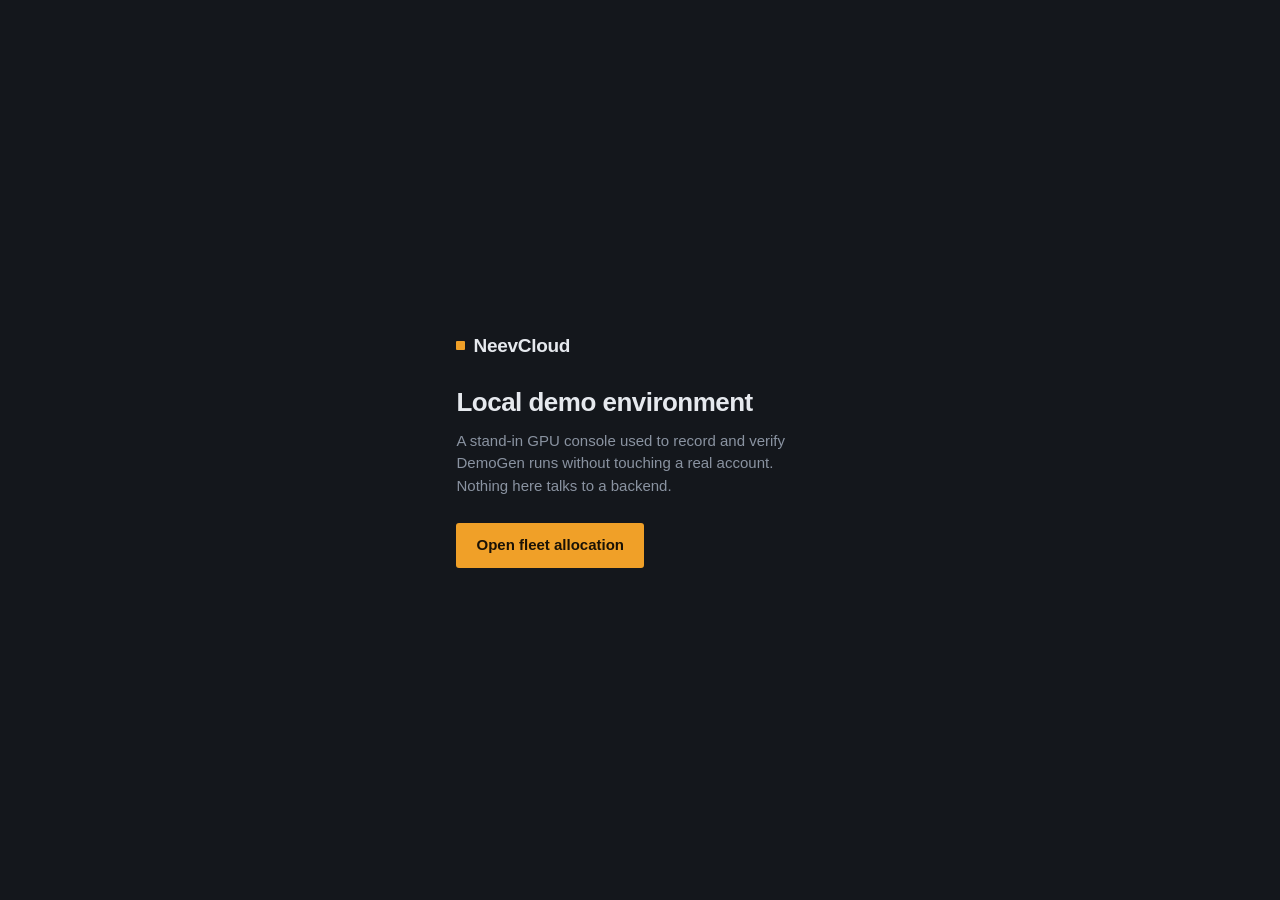
<file: mock_site/index.html>
<!DOCTYPE html>
<html lang="en">
<head>
<meta charset="utf-8">
<meta name="viewport" content="width=device-width, initial-scale=1">
<title>NeevCloud console</title>
<style>
:root{color-scheme:dark}
body{margin:0;min-height:100vh;display:grid;place-items:center;background:#14171c;color:#e6e9ee;
  font-family:"Inter","Segoe UI",Roboto,Helvetica,Arial,sans-serif;font-size:15px;line-height:1.5}
main{max-width:44ch;padding:32px}
.mark{display:flex;align-items:baseline;gap:8px;font-size:19px;font-weight:640;letter-spacing:-.015em;margin-bottom:22px}
.mark span{width:9px;height:9px;background:#f0a028;border-radius:1px;transform:translateY(-2px)}
h1{font-size:26px;font-weight:600;letter-spacing:-.02em;margin:0 0 8px}
p{color:#8a93a1;margin:0 0 26px}
a{display:inline-block;background:#f0a028;color:#1a1206;font-weight:600;text-decoration:none;
  padding:11px 20px;border-radius:3px}
a:hover{background:#ffb844}
a:focus-visible{outline:2px solid #f0a028;outline-offset:3px}
</style>
</head>
<body>
<main>
  <div class="mark"><span></span>NeevCloud</div>
  <h1>Local demo environment</h1>
  <p>A stand-in GPU console used to record and verify DemoGen runs without touching a real
     account. Nothing here talks to a backend.</p>
  <a href="/dashboard.html">Open fleet allocation</a>
</main>
</body>
</html>
</file>
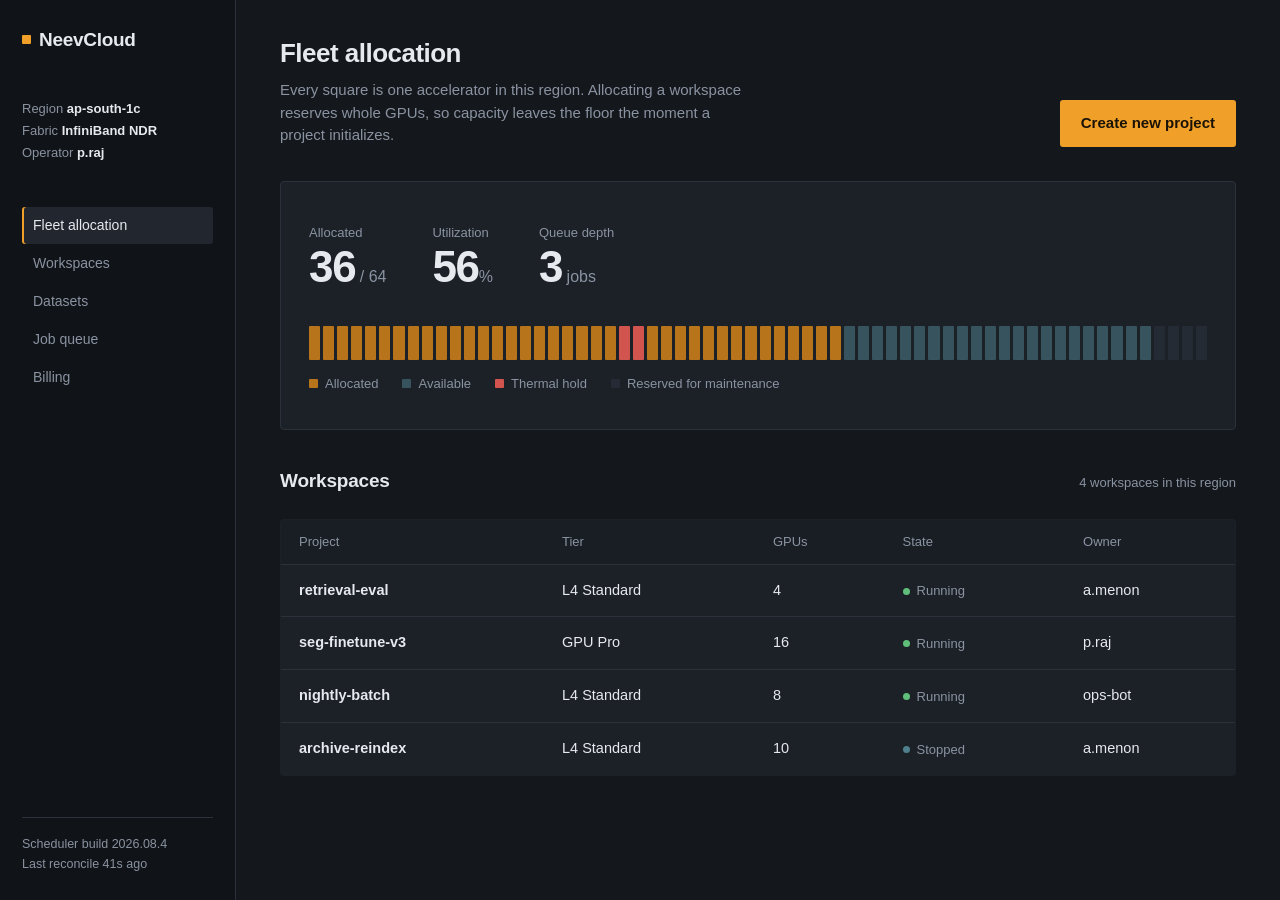
<file: mock_site/dashboard.html>
<!DOCTYPE html>
<html lang="en">
<head>
<meta charset="utf-8">
<meta name="viewport" content="width=device-width, initial-scale=1">
<title>Fleet allocation — NeevCloud console</title>
<style>
/* ---- tokens -------------------------------------------------------------
   Instrumentation panel, not SaaS dashboard: graphite chassis, signal amber
   for allocated silicon, steel cyan for capacity still on the floor. */
:root{
  --void:#14171c;
  --panel:#1c2027;
  --panel-hi:#22272f;
  --rule:#2b313a;
  --ink:#e6e9ee;
  --dim:#8a93a1;
  --signal:#f0a028;
  --signal-deep:#b8741a;
  --idle:#4f7f8c;
  --hot:#d1544f;
  --sans:"Inter","Segoe UI Variable Text","Segoe UI",Roboto,Helvetica,Arial,sans-serif;
  --step-0:15px;
  --step-1:19px;
  --step-2:26px;
  --step-3:44px;
  color-scheme:dark;
}
*{box-sizing:border-box}
html,body{margin:0;padding:0}
body{
  background:var(--void);
  color:var(--ink);
  font-family:var(--sans);
  font-size:var(--step-0);
  line-height:1.5;
  -webkit-font-smoothing:antialiased;
  font-variant-numeric:tabular-nums;
}
:focus-visible{outline:2px solid var(--signal);outline-offset:2px}
.shell{display:grid;grid-template-columns:236px minmax(0,1fr);min-height:100vh}

/* ---- rail ---- */
.rail{background:#101317;border-right:1px solid var(--rule);padding:26px 22px;display:flex;flex-direction:column;gap:30px}
.mark{display:flex;align-items:baseline;gap:8px;font-size:var(--step-1);font-weight:640;letter-spacing:-.015em}
.mark span{width:9px;height:9px;background:var(--signal);border-radius:1px;transform:translateY(-2px)}
.region{color:var(--dim);font-size:13px;line-height:1.7}
.region b{color:var(--ink);font-weight:560}
nav{display:flex;flex-direction:column;gap:1px}
nav a{color:var(--dim);text-decoration:none;padding:8px 11px;border-radius:3px;font-size:14px}
nav a:hover{background:var(--panel);color:var(--ink)}
nav a[aria-current]{background:var(--panel-hi);color:var(--ink);box-shadow:inset 2px 0 0 var(--signal)}
.rail footer{margin-top:auto;color:var(--dim);font-size:12.5px;line-height:1.6;border-top:1px solid var(--rule);padding-top:16px}

/* ---- main ---- */
main{padding:34px 44px 60px;max-width:1180px}
.head{display:flex;align-items:flex-end;justify-content:space-between;gap:32px;margin-bottom:34px}
h1{margin:0 0 6px;font-size:var(--step-2);font-weight:600;letter-spacing:-.02em}
.head p{margin:0;color:var(--dim);max-width:56ch}
button{font:inherit;cursor:pointer;border-radius:3px;border:1px solid transparent;transition:background .12s,border-color .12s}
.primary{background:var(--signal);color:#1a1206;font-weight:600;padding:11px 20px;white-space:nowrap}
.primary:hover{background:#ffb844}
.ghost{background:transparent;color:var(--ink);border-color:var(--rule);padding:11px 18px}
.ghost:hover{border-color:var(--dim)}

/* ---- hero: fleet allocation strip ---- */
.fleet{background:var(--panel);border:1px solid var(--rule);border-radius:4px;padding:26px 28px 22px;margin-bottom:30px}
.fleet-top{display:flex;align-items:flex-start;justify-content:space-between;gap:40px;margin-bottom:22px}
.readout{display:flex;gap:46px}
.readout div{min-width:0}
.readout dt{color:var(--dim);font-size:13px;margin-bottom:3px}
.readout dd{margin:0;font-size:var(--step-3);font-weight:620;letter-spacing:-.03em;line-height:1}
.readout dd small{font-size:16px;font-weight:500;color:var(--dim);letter-spacing:0}
.strip{display:grid;grid-template-columns:repeat(64,1fr);gap:3px;margin-bottom:14px}
.slot{height:34px;border-radius:1px;background:#252b34;transition:background .45s ease,box-shadow .45s ease}
.slot.alloc{background:var(--signal-deep)}
.slot.idle{background:var(--idle);opacity:.55}
.slot.hot{background:var(--hot)}
.slot.fresh{background:var(--signal);box-shadow:0 0 0 1px var(--signal),0 0 12px rgba(240,160,40,.45)}
.legend{display:flex;gap:24px;color:var(--dim);font-size:13px;flex-wrap:wrap}
.legend i{display:inline-block;width:9px;height:9px;border-radius:1px;margin-right:7px;vertical-align:baseline}

/* ---- project table ---- */
.section-head{display:flex;align-items:baseline;justify-content:space-between;margin:0 0 14px}
h2{margin:0;font-size:var(--step-1);font-weight:580;letter-spacing:-.01em}
.count{color:var(--dim);font-size:13px}
table{width:100%;border-collapse:collapse;background:var(--panel);border:1px solid var(--rule);border-radius:4px;overflow:hidden}
th{text-align:left;font-weight:520;font-size:13px;color:var(--dim);padding:12px 18px;border-bottom:1px solid var(--rule);background:#191d24}
td{padding:15px 18px;border-bottom:1px solid var(--rule);font-size:14.5px}
tr:last-child td{border-bottom:none}
tbody tr.new td{animation:settle .5s ease both}
@keyframes settle{from{background:rgba(240,160,40,.14)}to{background:transparent}}
.name{font-weight:560}
.pill{display:inline-flex;align-items:center;gap:7px;font-size:13px;color:var(--dim)}
.pill b{width:7px;height:7px;border-radius:50%;background:var(--idle)}
.pill.live b{background:#5fbf7a}
.pill.prov b{background:var(--signal);animation:pulse 1.1s ease-in-out infinite}
@keyframes pulse{50%{opacity:.25}}

/* ---- create panel ---- */
.scrim{position:fixed;inset:0;background:rgba(8,10,13,.72);display:none;align-items:center;justify-content:center;padding:24px;z-index:20}
.scrim[data-open]{display:flex}
.sheet{background:var(--panel);border:1px solid var(--rule);border-radius:5px;width:100%;max-width:520px;padding:30px 32px 26px}
.sheet h3{margin:0 0 5px;font-size:var(--step-1);font-weight:600;letter-spacing:-.015em}
.sheet > p{margin:0 0 24px;color:var(--dim);font-size:14px}
.field{margin-bottom:20px}
label{display:block;font-size:13.5px;color:var(--dim);margin-bottom:7px}
input[type=text],select{width:100%;background:#15181d;border:1px solid var(--rule);border-radius:3px;color:var(--ink);font:inherit;font-size:15px;padding:11px 13px}
input[type=text]:hover,select:hover{border-color:#3a424e}
.hint{margin:7px 0 0;font-size:12.5px;color:var(--dim)}
.sheet-actions{display:flex;gap:10px;justify-content:flex-end;margin-top:26px;padding-top:20px;border-top:1px solid var(--rule)}
@media (prefers-reduced-motion:reduce){*{animation:none!important;transition:none!important}}
@media (max-width:900px){.shell{grid-template-columns:1fr}.rail{flex-direction:row;align-items:center;gap:22px;overflow-x:auto}.rail footer,.region{display:none}main{padding:24px 20px 48px}.readout{gap:28px}.strip{grid-template-columns:repeat(32,1fr)}}
</style>
</head>
<body>
<div class="shell">
  <div class="rail">
    <div class="mark"><span></span>NeevCloud</div>
    <p class="region">Region <b>ap-south-1c</b><br>Fabric <b>InfiniBand NDR</b><br>Operator <b>p.raj</b></p>
    <nav>
      <a href="#" aria-current="page">Fleet allocation</a>
      <a href="#">Workspaces</a>
      <a href="#">Datasets</a>
      <a href="#">Job queue</a>
      <a href="#">Billing</a>
    </nav>
    <footer>Scheduler build 2026.08.4<br>Last reconcile 41s ago</footer>
  </div>

  <main>
    <div class="head">
      <div>
        <h1>Fleet allocation</h1>
        <p>Every square is one accelerator in this region. Allocating a workspace reserves whole GPUs, so capacity leaves the floor the moment a project initializes.</p>
      </div>
      <button id="create-project-btn" class="primary" type="button" aria-haspopup="dialog">Create new project</button>
    </div>

    <section class="fleet" aria-labelledby="fleet-h">
      <h2 id="fleet-h" hidden>Regional capacity</h2>
      <div class="fleet-top">
        <dl class="readout">
          <div><dt>Allocated</dt><dd id="stat-alloc">36<small> / 64</small></dd></div>
          <div><dt>Utilization</dt><dd id="stat-util">56<small>%</small></dd></div>
          <div><dt>Queue depth</dt><dd id="stat-queue">3<small> jobs</small></dd></div>
        </dl>
      </div>
      <div class="strip" id="strip" role="img" aria-label="Regional GPU allocation map"></div>
      <p class="legend">
        <span><i style="background:var(--signal-deep)"></i>Allocated</span>
        <span><i style="background:var(--idle);opacity:.55"></i>Available</span>
        <span><i style="background:var(--hot)"></i>Thermal hold</span>
        <span><i style="background:#252b34"></i>Reserved for maintenance</span>
      </p>
    </section>

    <div class="section-head">
      <h2>Workspaces</h2>
      <p class="count" id="ws-count">4 workspaces in this region</p>
    </div>
    <table>
      <thead>
        <tr><th scope="col">Project</th><th scope="col">Tier</th><th scope="col">GPUs</th><th scope="col">State</th><th scope="col">Owner</th></tr>
      </thead>
      <tbody id="ws-body">
        <tr><td class="name">retrieval-eval</td><td>L4 Standard</td><td>4</td><td><span class="pill live"><b></b>Running</span></td><td>a.menon</td></tr>
        <tr><td class="name">seg-finetune-v3</td><td>GPU Pro</td><td>16</td><td><span class="pill live"><b></b>Running</span></td><td>p.raj</td></tr>
        <tr><td class="name">nightly-batch</td><td>L4 Standard</td><td>8</td><td><span class="pill live"><b></b>Running</span></td><td>ops-bot</td></tr>
        <tr><td class="name">archive-reindex</td><td>L4 Standard</td><td>10</td><td><span class="pill"><b></b>Stopped</span></td><td>a.menon</td></tr>
      </tbody>
    </table>
  </main>
</div>

<div class="scrim" id="scrim">
  <div class="sheet" role="dialog" aria-modal="true" aria-labelledby="sheet-h">
    <h3 id="sheet-h">Create new project</h3>
    <p>A workspace reserves its GPUs immediately and starts billing on initialize.</p>
    <form id="create-form" novalidate>
      <div class="field">
        <label for="project-name">Project name</label>
        <input type="text" id="project-name" name="project-name" autocomplete="off" placeholder="e.g. seg-finetune-v4">
        <p class="hint">Lowercase letters, digits and hyphens. Used in the workspace hostname.</p>
      </div>
      <div class="field">
        <label for="tier">Workspace tier</label>
        <select id="tier" name="tier">
          <option value="l4-standard">L4 Standard — 4 GPUs, 96 GB VRAM</option>
          <option value="gpu-pro">GPU Pro — 16 GPUs, 640 GB VRAM</option>
          <option value="h100-cluster">H100 Cluster — 64 GPUs, 5.1 TB VRAM</option>
        </select>
        <p class="hint" id="tier-hint">16 GPUs leave the available pool while this workspace runs.</p>
      </div>
      <div class="sheet-actions">
        <button type="button" class="ghost" id="cancel-btn">Cancel</button>
        <button type="submit" class="primary" id="submit-btn">Initialize project</button>
      </div>
    </form>
  </div>
</div>
<script>
(function () {
  "use strict";

  var TOTAL = 64;
  var TIERS = {
    "l4-standard": { label: "L4 Standard", gpus: 4 },
    "gpu-pro":     { label: "GPU Pro",     gpus: 16 },
    "h100-cluster":{ label: "H100 Cluster",gpus: 64 }
  };

  // Fixed layout so the recording looks identical on every run.
  var LAYOUT = [];
  for (var i = 0; i < TOTAL; i++) {
    if (i === 22 || i === 23) LAYOUT.push("hot");
    else if (i >= 60) LAYOUT.push("maint");
    else if (i < 38) LAYOUT.push("alloc");
    else LAYOUT.push("idle");
  }

  var strip = document.getElementById("strip");
  var slots = LAYOUT.map(function (state) {
    var el = document.createElement("div");
    el.className = "slot" + (state === "maint" ? "" : " " + state);
    strip.appendChild(el);
    return el;
  });

  function allocated() {
    return slots.filter(function (s) {
      return s.classList.contains("alloc") || s.classList.contains("fresh");
    }).length;
  }

  function refreshReadout(queue) {
    var a = allocated();
    document.getElementById("stat-alloc").innerHTML = a + "<small> / " + TOTAL + "</small>";
    document.getElementById("stat-util").innerHTML =
      Math.round((a / TOTAL) * 100) + "<small>%</small>";
    if (typeof queue === "number") {
      document.getElementById("stat-queue").innerHTML = queue + "<small> jobs</small>";
    }
  }

  /* ---- create panel ---- */
  var scrim = document.getElementById("scrim");
  var openBtn = document.getElementById("create-project-btn");
  var nameInput = document.getElementById("project-name");
  var tierSelect = document.getElementById("tier");
  var tierHint = document.getElementById("tier-hint");

  function openSheet() {
    scrim.setAttribute("data-open", "");
    nameInput.focus();
  }
  function closeSheet() {
    scrim.removeAttribute("data-open");
    openBtn.focus();
  }

  openBtn.addEventListener("click", openSheet);
  document.getElementById("cancel-btn").addEventListener("click", closeSheet);
  scrim.addEventListener("click", function (e) {
    if (e.target === scrim) closeSheet();
  });
  document.addEventListener("keydown", function (e) {
    if (e.key === "Escape" && scrim.hasAttribute("data-open")) closeSheet();
  });

  tierSelect.addEventListener("change", function () {
    var t = TIERS[tierSelect.value];
    tierHint.textContent =
      t.gpus + " GPUs leave the available pool while this workspace runs.";
  });

  /* ---- the one orchestrated moment: provisioning ---- */
  document.getElementById("create-form").addEventListener("submit", function (e) {
    e.preventDefault();

    var tier = TIERS[tierSelect.value] || TIERS["l4-standard"];
    var name = (nameInput.value || "").trim() || "untitled-project";
    closeSheet();

    var row = document.createElement("tr");
    row.className = "new";
    row.innerHTML =
      '<td class="name"></td><td></td><td>' + tier.gpus +
      '</td><td><span class="pill prov"><b></b>Provisioning</span></td><td>p.raj</td>';
    row.children[0].textContent = name;
    row.children[1].textContent = tier.label;
    var body = document.getElementById("ws-body");
    body.insertBefore(row, body.firstChild);
    document.getElementById("ws-count").textContent =
      body.children.length + " workspaces in this region";

    // Light up the reserved silicon a few slots at a time so the change is
    // legible in a recording rather than snapping in one frame.
    var free = slots.filter(function (s) { return s.classList.contains("idle"); });
    var take = free.slice(0, tier.gpus);
    var cursor = 0;
    refreshReadout(4);

    var tick = setInterval(function () {
      for (var n = 0; n < 3 && cursor < take.length; n++, cursor++) {
        take[cursor].classList.remove("idle");
        take[cursor].classList.add("fresh");
      }
      refreshReadout();
      if (cursor >= take.length) {
        clearInterval(tick);
        setTimeout(function () {
          row.querySelector(".pill").className = "pill live";
          row.querySelector(".pill").lastChild.textContent = "Running";
          refreshReadout(3);
        }, 1400);
      }
    }, 160);
  });

  refreshReadout(3);
})();
</script>
</body>
</html>
</file>
